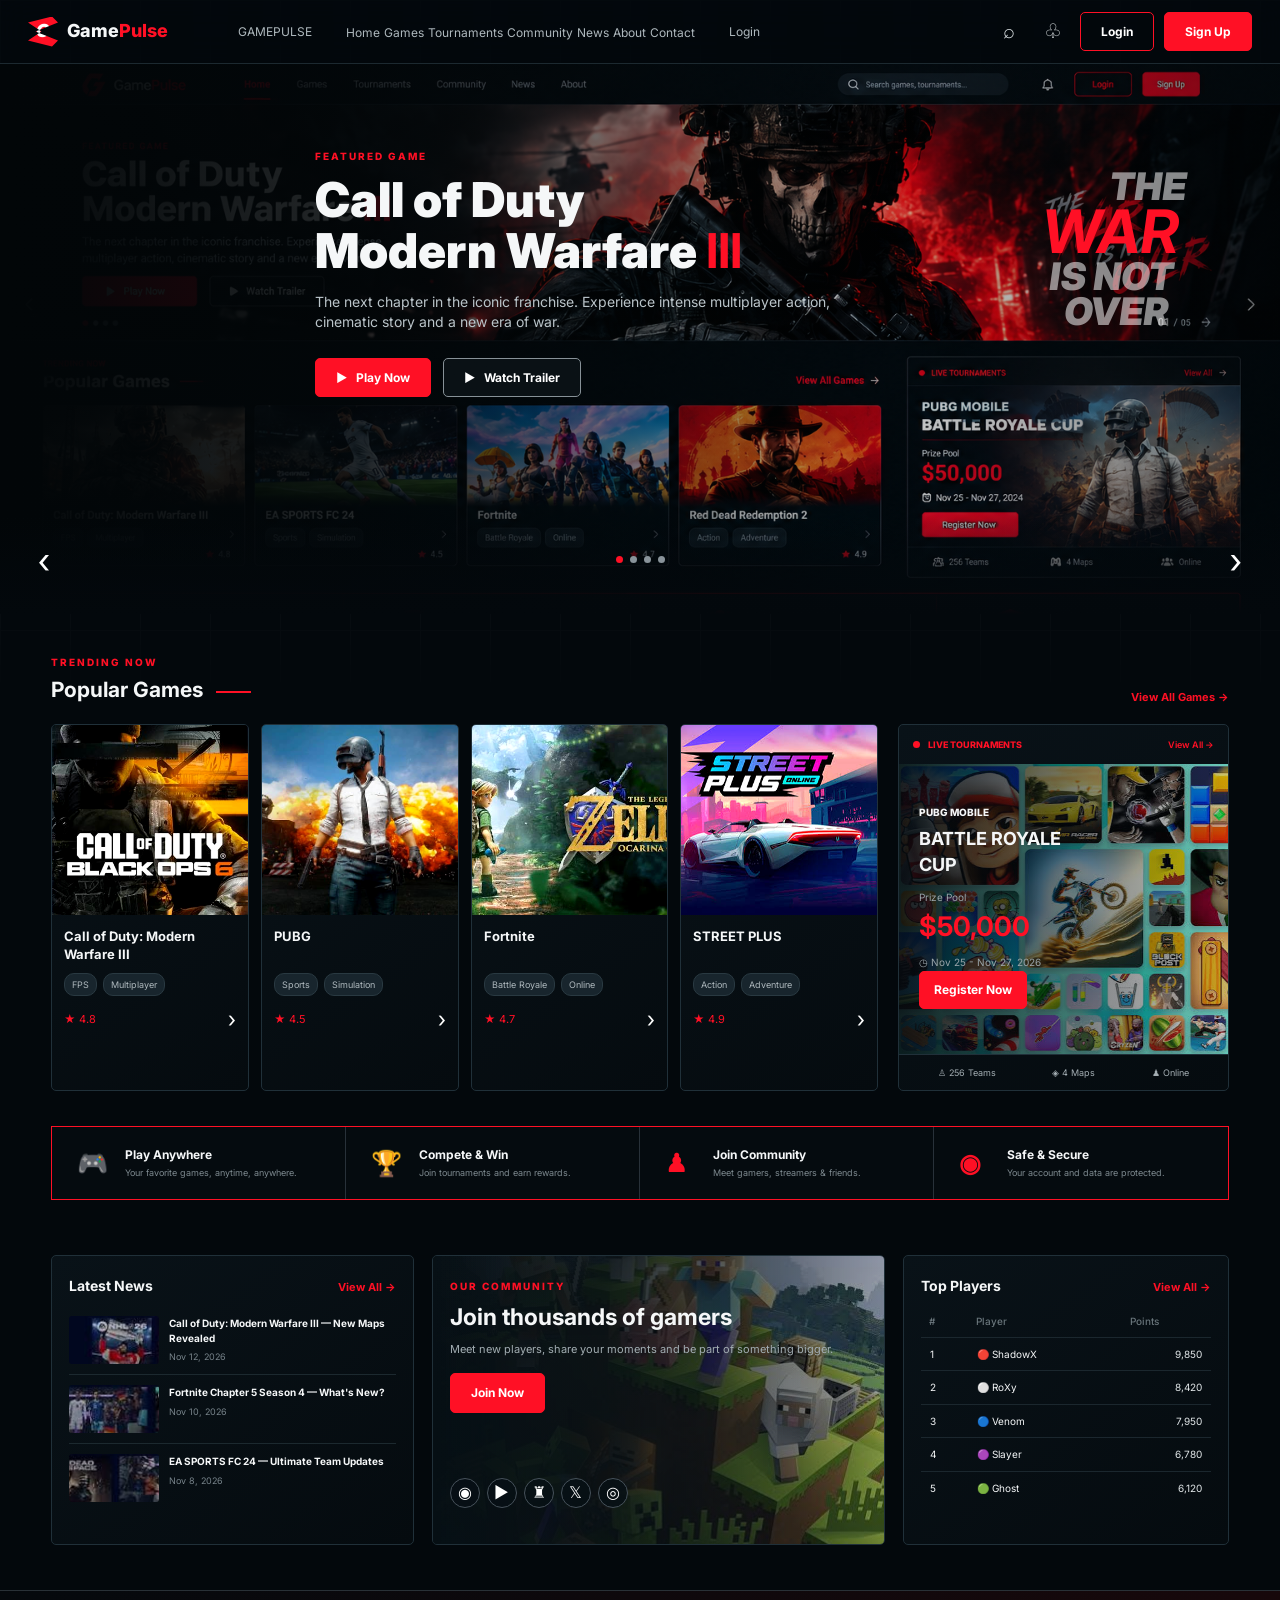
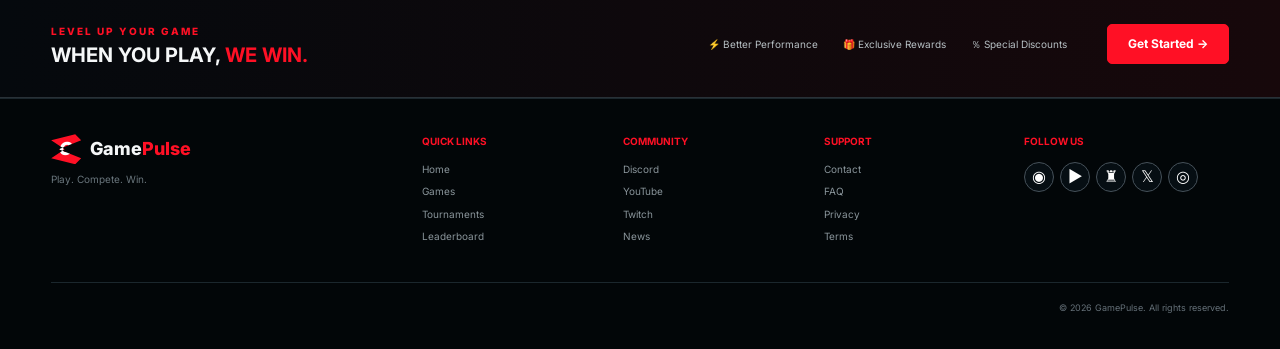
<file: index.html>
<!DOCTYPE html>
<html lang="en">
<head>
  <meta charset="UTF-8">
  <meta name="viewport" content="width=device-width, initial-scale=1.0">
  <meta name="description" content="GamePulse — gaming, esports, tournaments and community.">
  <title>GamePulse | Gaming & Esports</title>
  <link rel="preconnect" href="https://fonts.googleapis.com">
  <link rel="preconnect" href="https://fonts.gstatic.com" crossorigin>
  <link href="https://fonts.googleapis.com/css2?family=Inter:wght@400;500;600;700;800;900&display=swap" rel="stylesheet">
  <link rel="stylesheet" href="style1.css">
</head>
<body>

<header class="topbar">
  <a class="brand" href="#home"><span class="brand-mark">G</span><span>Game<span>Pulse</span></span></a>
  <button class="hamburger" id="menuToggle" aria-label="Open menu">☰</button>
 <nav class="navbar">
    <a href="index.html" class="logo">GAME<span>PULSE</span></a>

    <div class="nav-links">
        <a href="index.html">Home</a>
        <a href="games.html">Games</a>
        <a href="tournaments.html">Tournaments</a>
        <a href="community.html">Community</a>
        <a href="news.html">News</a>
        <a href="about.html">About</a>
        <a href="contact.html">Contact</a>
    </div>

    <a href="login.html" class="login-btn">Login</a>
</nav>
  <div class="top-actions">
    <button class="icon-btn" id="searchOpen" aria-label="Search">⌕</button>
    <button class="icon-btn" aria-label="Notifications">♧</button>
    <button class="outline-btn" id="loginOpen">Login</button>
    <button class="red-btn" id="signupOpen">Sign Up</button>
  </div>
</header>

<main>
<section class="hero" id="home">
  <div class="hero-content">
    <div class="eyebrow">FEATURED GAME</div>
    <h1>Call of Duty<br>Modern Warfare <b>III</b></h1>
    <p>The next chapter in the iconic franchise. Experience intense multiplayer action, cinematic story and a new era of war.</p>
    <div class="hero-actions">
      <button class="red-btn" data-toast="Launching featured game...">▶ &nbsp; Play Now</button>
      <button class="glass-btn" data-toast="Trailer player opened">▶ &nbsp; Watch Trailer</button>
    </div>
  </div>
  <div class="hero-nav">
    <button>‹</button><div class="dots"><i class="active"></i><i></i><i></i><i></i></div><button>›</button>
  </div>
  <div class="hero-copy">THE<br><b>WAR</b><br>IS NOT<br>OVER</div>
</section>

<section class="games-area section" id="games">
  <div class="section-top">
    <div><span class="red-label">TRENDING NOW</span><h2>Popular Games <em></em></h2></div>
    <a href="#games" class="view-link">View All Games →</a>
  </div>
  <div class="game-layout">
    <div class="game-grid">
      <article class="game-card">
        <div class="game-img crop-one"><img src="images0.jpg" alt="Call of Duty artwork"></div>
        <div class="game-body"><h3>Call of Duty: Modern Warfare III</h3><div class="tags"><span>FPS</span><span>Multiplayer</span></div><div class="rating">★ 4.8 <button data-toast="Opening Call of Duty">›</button></div></div>
      </article>
      <article class="game-card">
        <div class="game-img crop-two"><img src="images2.jpg" alt="Football gaming artwork"></div>
        <div class="game-body"><h3>PUBG</h3><div class="tags"><span>Sports</span><span>Simulation</span></div><div class="rating">★ 4.5 <button data-toast="Opening EA SPORTS FC 24">›</button></div></div>
      </article>
      <article class="game-card">
        <div class="game-img crop-three"><img src="images1.jpg" alt="Fortnite style gaming artwork"></div>
        <div class="game-body"><h3>Fortnite</h3><div class="tags"><span>Battle Royale</span><span>Online</span></div><div class="rating">★ 4.7 <button data-toast="Opening Fortnite">›</button></div></div>
      </article>
      <article class="game-card">
        <div class="game-img crop-four"><img src="images3.jpg" alt="Western adventure gaming artwork"></div>
        <div class="game-body"><h3>STREET PLUS</h3><div class="tags"><span>Action</span><span>Adventure</span></div><div class="rating">★ 4.9 <button data-toast="Opening Red Dead Redemption 2">›</button></div></div>
      </article>
    </div>

    <aside class="tournament-side" id="tournaments">
      <div class="live"><span></span> LIVE TOURNAMENTS <a href="#tournaments">View All →</a></div>
      <div class="tournament-art">
        <div class="t-copy">
          <small>PUBG MOBILE</small>
          <h3>BATTLE ROYALE CUP</h3>
          <p>Prize Pool</p><strong>$50,000</strong>
          <p>◷ Nov 25 - Nov 27, 2026</p>
          <button class="red-btn" data-toast="Registration opened">Register Now</button>
        </div>
      </div>
      <div class="tour-meta"><span>♙ 256 Teams</span><span>◈ 4 Maps</span><span>♟ Online</span></div>
    </aside>
  </div>
</section>

<section class="benefits">
  <div><b>🎮</b><h3>Play Anywhere</h3><p>Your favorite games, anytime, anywhere.</p></div>
  <div><b>🏆</b><h3>Compete & Win</h3><p>Join tournaments and earn rewards.</p></div>
  <div><b>♟</b><h3>Join Community</h3><p>Meet gamers, streamers & friends.</p></div>
  <div><b>◉</b><h3>Safe & Secure</h3><p>Your account and data are protected.</p></div>
</section>

<section class="lower section" id="news">
  <div class="news panel">
    <div class="section-top compact"><h2>Latest News</h2><a class="view-link" href="#news">View All →</a></div>
    <article><div class="mini-img crop-one"></div><div><b>Call of Duty: Modern Warfare III — New Maps Revealed</b><small>Nov 12, 2026</small></div></article>
    <article><div class="mini-img crop-three"></div><div><b>Fortnite Chapter 5 Season 4 — What's New?</b><small>Nov 10, 2026</small></div></article>
    <article><div class="mini-img crop-two"></div><div><b>EA SPORTS FC 24 — Ultimate Team Updates</b><small>Nov 8, 2026</small></div></article>
  </div>

  <div class="community panel" id="community">
    <span class="red-label">OUR COMMUNITY</span>
    <h2>Join thousands of gamers</h2>
    <p>Meet new players, share your moments and be part of something bigger.</p>
    <button class="red-btn" data-toast="Welcome to the community">Join Now</button>
    <div class="community-art"></div>
    <div class="socials"><button>◉</button><button>▶</button><button>♜</button><button>𝕏</button><button>◎</button></div>
  </div>

  <div class="players panel">
    <div class="section-top compact"><h2>Top Players</h2><a class="view-link" href="#players">View All →</a></div>
    <table>
      <thead><tr><th>#</th><th>Player</th><th>Points</th></tr></thead>
      <tbody>
        <tr><td>1</td><td>🔴 ShadowX</td><td>9,850</td></tr>
        <tr><td>2</td><td>⚪ RoXy</td><td>8,420</td></tr>
        <tr><td>3</td><td>🔵 Venom</td><td>7,950</td></tr>
        <tr><td>4</td><td>🟣 Slayer</td><td>6,780</td></tr>
        <tr><td>5</td><td>🟢 Ghost</td><td>6,120</td></tr>
      </tbody>
    </table>
  </div>
</section>

<section class="about-strip" id="about">
  <div><span class="red-label">LEVEL UP YOUR GAME</span><h2>WHEN YOU PLAY, <b>WE WIN.</b></h2></div>
  <div class="about-items"><span>⚡ Better Performance</span><span>🎁 Exclusive Rewards</span><span>％ Special Discounts</span></div>
  <button class="red-btn" id="getStarted" data-toast="GamePulse account setup started">Get Started →</button>
</section>
</main>

<footer>
  <div class="footer-brand"><a class="brand" href="#home"><span class="brand-mark">G</span><span>Game<span>Pulse</span></span></a><p>Play. Compete. Win.</p></div>
  <div><h4>Quick Links</h4><a href="#home">Home</a><a href="#games">Games</a><a href="#tournaments">Tournaments</a><a href="#news">Leaderboard</a></div>
  <div><h4>Community</h4><a href="#community">Discord</a><a href="#community">YouTube</a><a href="#community">Twitch</a><a href="#news">News</a></div>
  <div><h4>Support</h4><a href="#about">Contact</a><a href="#about">FAQ</a><a href="#about">Privacy</a><a href="#about">Terms</a></div>
  <div><h4>Follow Us</h4><div class="footer-socials"><button>◉</button><button>▶</button><button>♜</button><button>𝕏</button><button>◎</button></div></div>
  <div class="copyright">© 2026 GamePulse. All rights reserved.</div>
</footer>

<div class="modal" id="authModal">
  <div class="modal-box">
    <button class="modal-close" id="modalClose">×</button>
    <div class="brand big"><span class="brand-mark">G</span><span>Game<span>Pulse</span></span></div>
    <h2 id="modalTitle">Welcome Back</h2>
    <p>Enter your details to continue.</p>
    <form id="authForm">
      <input type="email" placeholder="Email address" required>
      <input type="password" placeholder="Password" minlength="6" required>
      <button class="red-btn" type="submit">Continue</button>
    </form>
    <small id="authMessage"></small>
  </div>
</div>

<div class="search-modal" id="searchModal">
  <button class="modal-close" id="searchClose">×</button>
  <div class="search-inner"><span>SEARCH GAMEPULSE</span><input id="searchInput" type="search" placeholder="Search games, tournaments, news..."><p id="searchResult"></p></div>
</div>

<div class="toast" id="toast"></div>
<script src="script1.js"></script>
</body>
</html>
</file>
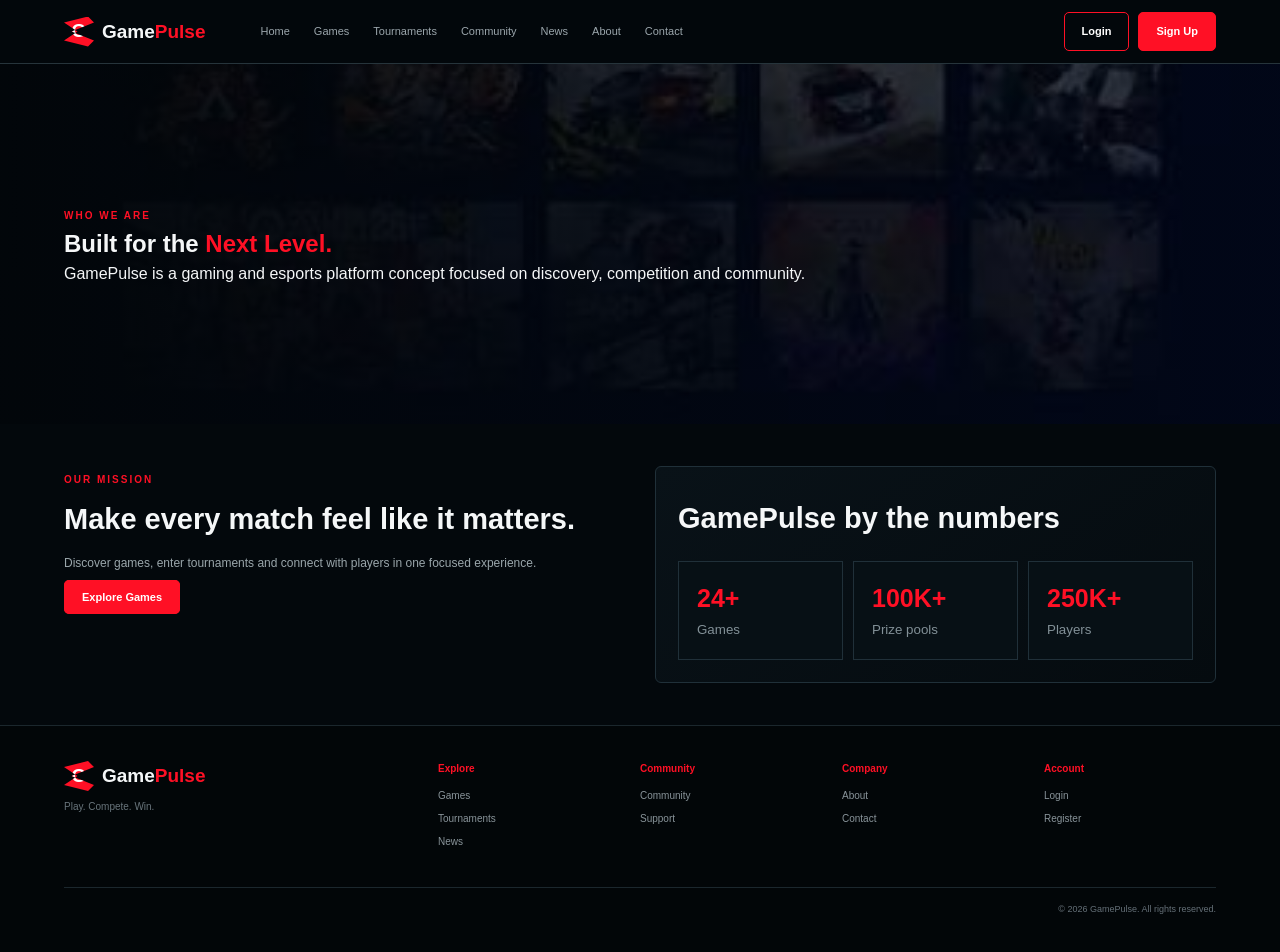
<file: about.html>
<!doctype html>
<html lang="en">

<head>
    <meta charset="UTF-8">
    <meta name="viewport" content="width=device-width,initial-scale=1">
    <title>About | GamePulse</title>
    <link rel="stylesheet" href="style.css">
</head>

<body>
    <header class="topbar"><a class="brand" href="index.html"><span
                class="mark">G</span>Game<span>Pulse</span></a><button class="hamb" id="menu">☰</button>
        <nav id="nav"><a href="index.html">Home</a><a href="games.html">Games</a><a
                href="tournaments.html">Tournaments</a><a href="community.html">Community</a><a
                href="news.html">News</a><a href="about.html">About</a><a href="contact.html">Contact</a></nav>
        <div class="actions"><a class="outline" href="login.html">Login</a><a class="btn" href="login.html">Sign Up</a>
        </div>
    </header>
    <section class="heroin">
        <div class="inner"><span class="eyebrow">WHO WE ARE</span>
            <h1>Built for the <span class="red">Next Level.</span></h1>
            <p>GamePulse is a gaming and esports platform concept focused on discovery, competition and community.</p>
        </div>
    </section>
    <section class="container">
        <div class="about">
            <div><span class="eyebrow">OUR MISSION</span>
                <h2>Make every match feel like it matters.</h2>
                <p>Discover games, enter tournaments and connect with players in one focused experience.</p><a
                    class="btn" href="games.html">Explore Games</a>
            </div>
            <div class="panel">
                <h2>GamePulse by the numbers</h2>
                <div class="stats">
                    <div class="stat"><b>24+</b><small>Games</small></div>
                    <div class="stat"><b>100K+</b><small>Prize pools</small></div>
                    <div class="stat"><b>250K+</b><small>Players</small></div>
                </div>
            </div>
        </div>
    </section>
    <footer>
        <div><a class="brand" href="index.html"><span class="mark">G</span>Game<span>Pulse</span></a>
            <p style="color:#69757c;font-size:10px;margin-top:8px">Play. Compete. Win.</p>
        </div>
        <div>
            <h4>Explore</h4><a href="games.html">Games</a><a href="tournaments.html">Tournaments</a><a
                href="news.html">News</a>
        </div>
        <div>
            <h4>Community</h4><a href="community.html">Community</a><a href="contact.html">Support</a>
        </div>
        <div>
            <h4>Company</h4><a href="about.html">About</a><a href="contact.html">Contact</a>
        </div>
        <div>
            <h4>Account</h4><a href="login.html">Login</a><a href="login.html">Register</a>
        </div>
        <div class="copy">© 2026 GamePulse. All rights reserved.</div>
    </footer>
    <script src="script.js"></script>
</body>

</html>
</file>
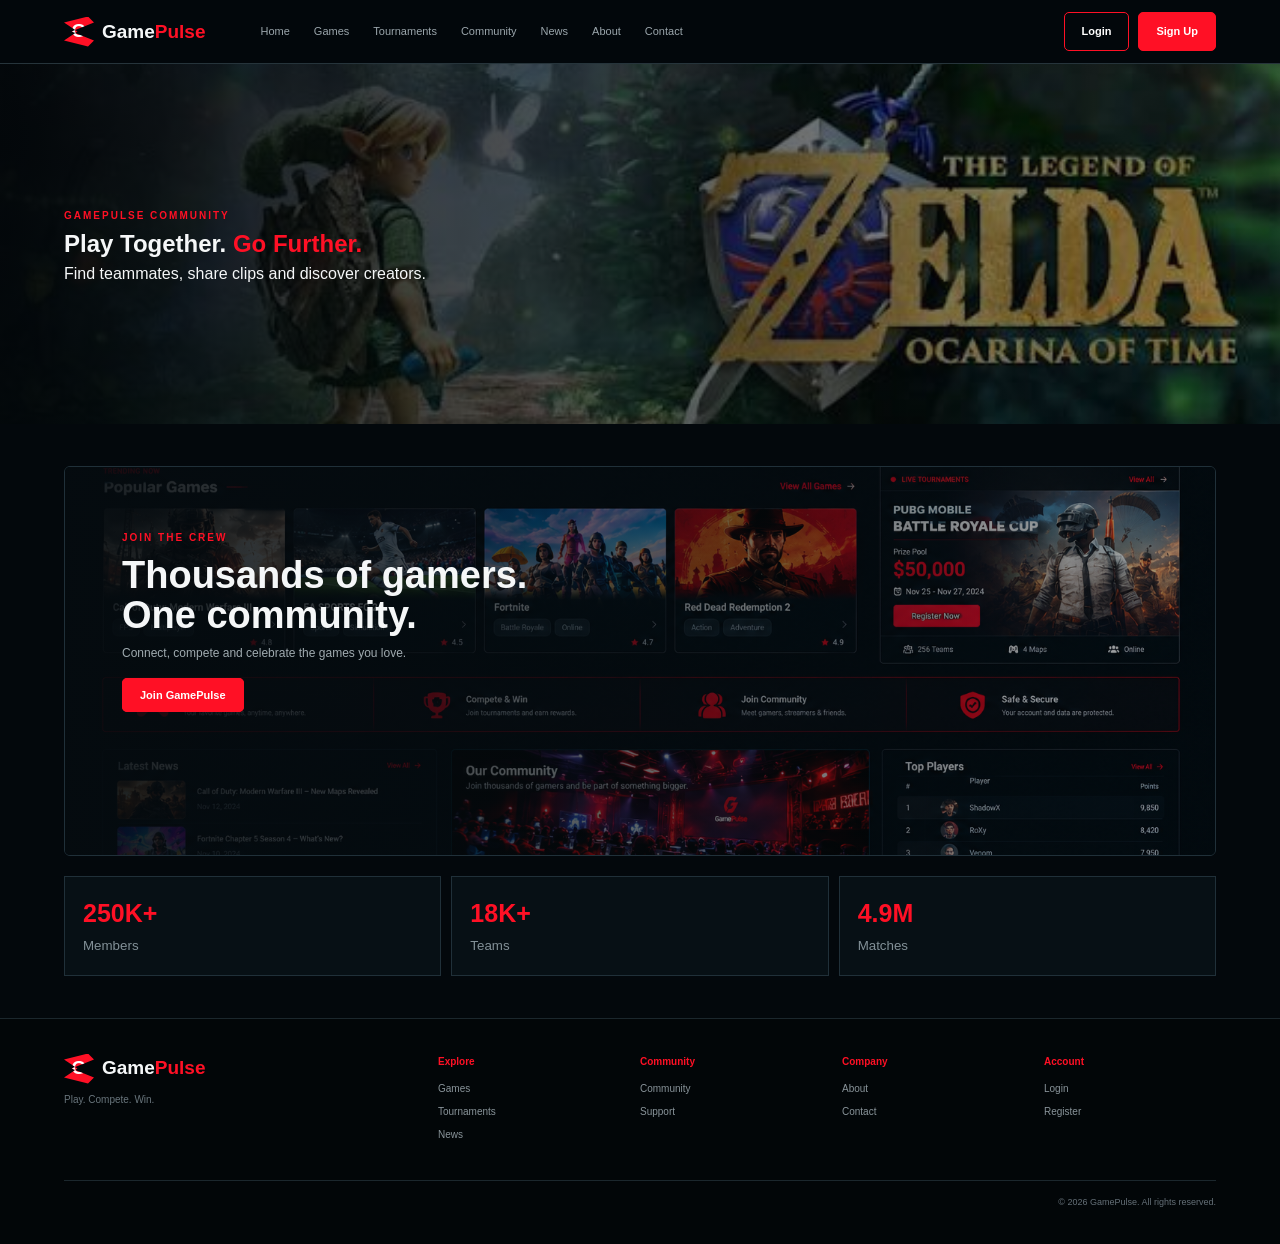
<file: community.html>
<!doctype html>
<html lang="en">

<head>
    <meta charset="UTF-8">
    <meta name="viewport" content="width=device-width,initial-scale=1">
    <title>Community | GamePulse</title>
    <link rel="stylesheet" href="style.css">
</head>

<body>
    <header class="topbar"><a class="brand" href="index.html"><span
                class="mark">G</span>Game<span>Pulse</span></a><button class="hamb" id="menu">☰</button>
        <nav id="nav"><a href="index.html">Home</a><a href="games.html">Games</a><a
                href="tournaments.html">Tournaments</a><a href="community.html">Community</a><a
                href="news.html">News</a><a href="about.html">About</a><a href="contact.html">Contact</a></nav>
        <div class="actions"><a class="outline" href="login.html">Login</a><a class="btn" href="login.html">Sign Up</a>
        </div>
    </header>
    <section class="zero">
        <div class="inner"><span class="eyebrow">GAMEPULSE COMMUNITY</span>
            <h1>Play Together. <span class="red">Go Further.</span></h1>
            <p>Find teammates, share clips and discover creators.</p>
        </div>
    </section>
    <section class="container">
        <div class="panel community">
            <div class="communitytext"><span class="eyebrow">JOIN THE CREW</span>
                <h2>Thousands of gamers. One community.</h2>
                <p>Connect, compete and celebrate the games you love.</p><a class="btn" href="login.html">Join
                    GamePulse</a>
            </div>
        </div>
        <div class="stats">
            <div class="stat"><b>250K+</b><small>Members</small></div>
            <div class="stat"><b>18K+</b><small>Teams</small></div>
            <div class="stat"><b>4.9M</b><small>Matches</small></div>
        </div>
    </section>
    <footer>
        <div><a class="brand" href="index.html"><span class="mark">G</span>Game<span>Pulse</span></a>
            <p style="color:#69757c;font-size:10px;margin-top:8px">Play. Compete. Win.</p>
        </div>
        <div>
            <h4>Explore</h4><a href="games.html">Games</a><a href="tournaments.html">Tournaments</a><a
                href="news.html">News</a>
        </div>
        <div>
            <h4>Community</h4><a href="community.html">Community</a><a href="contact.html">Support</a>
        </div>
        <div>
            <h4>Company</h4><a href="about.html">About</a><a href="contact.html">Contact</a>
        </div>
        <div>
            <h4>Account</h4><a href="login.html">Login</a><a href="login.html">Register</a>
        </div>
        <div class="copy">© 2026 GamePulse. All rights reserved.</div>
    </footer>
    <script src="script.js"></script>
</body>

</html>
</file>
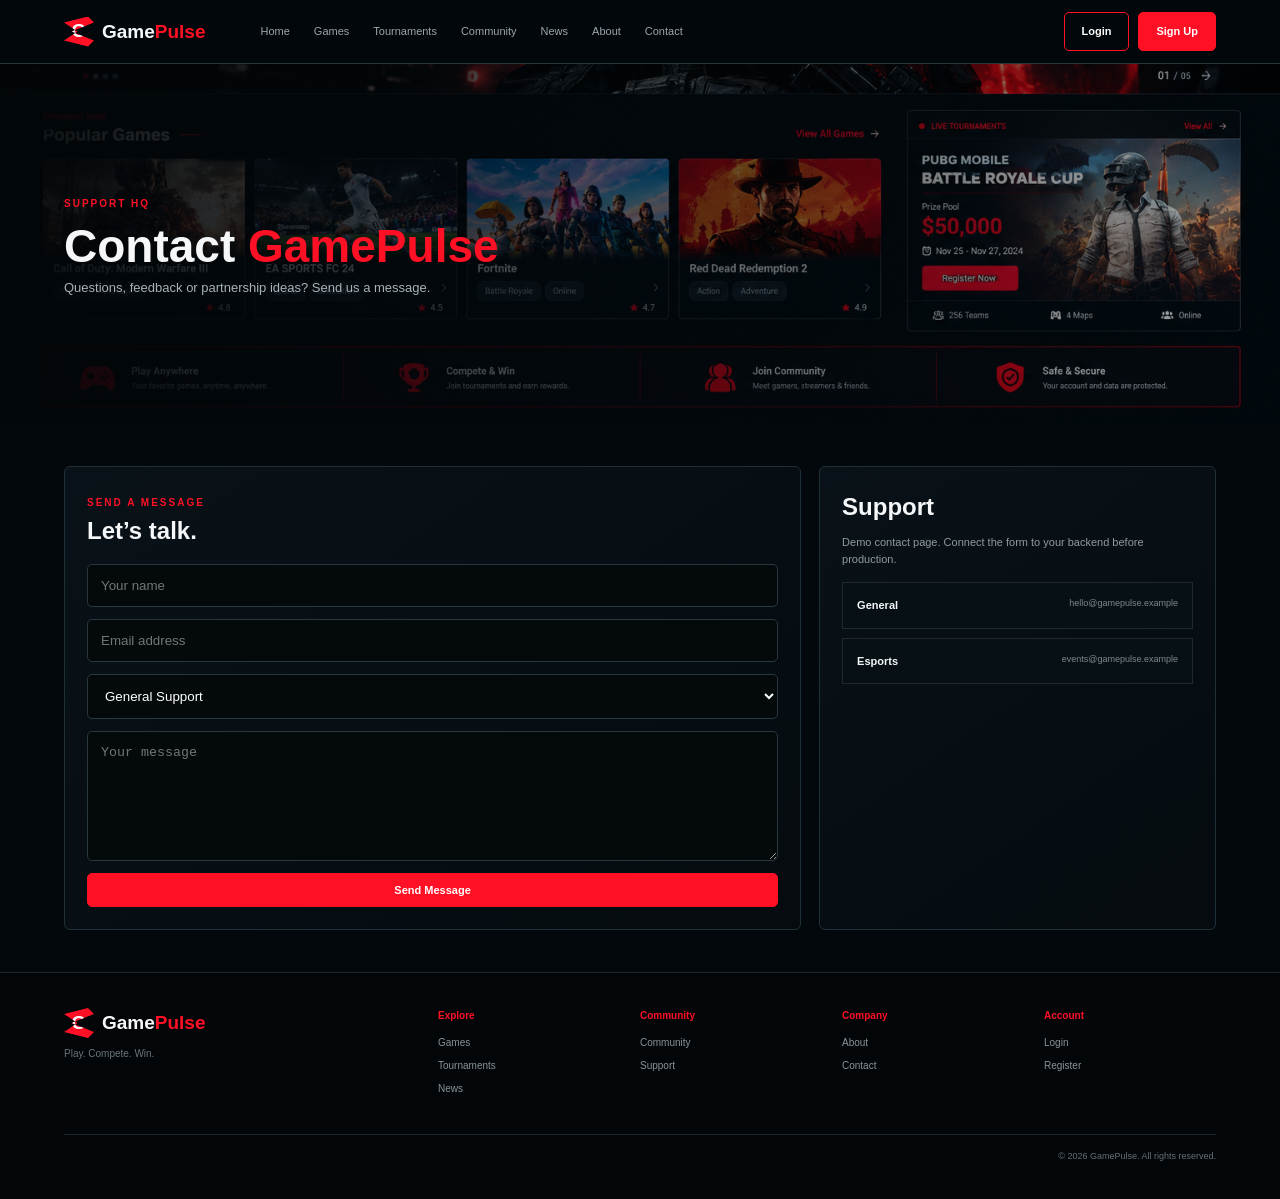
<file: contact.html>
<!doctype html><html lang="en"><head><meta charset="UTF-8"><meta name="viewport" content="width=device-width,initial-scale=1"><title>Contact | GamePulse</title><link rel="stylesheet" href="style.css"></head><body><header class="topbar"><a class="brand" href="index.html"><span class="mark">G</span>Game<span>Pulse</span></a><button class="hamb" id="menu">☰</button><nav id="nav"><a href="index.html">Home</a><a href="games.html">Games</a><a href="tournaments.html">Tournaments</a><a href="community.html">Community</a><a href="news.html">News</a><a href="about.html">About</a><a href="contact.html">Contact</a></nav><div class="actions"><a class="outline" href="login.html">Login</a><a class="btn" href="login.html">Sign Up</a></div></header><section class="hero"><div class="inner"><span class="eyebrow">SUPPORT HQ</span><h1>Contact <span class="red">GamePulse</span></h1><p>Questions, feedback or partnership ideas? Send us a message.</p></div></section><section class="container"><div class="two"><div class="panel"><span class="eyebrow">SEND A MESSAGE</span><h2>Let’s talk.</h2><form class="form" id="contactForm"><input required placeholder="Your name"><input type="email" required placeholder="Email address"><select><option>General Support</option><option>Tournament</option><option>Partnership</option></select><textarea required placeholder="Your message"></textarea><button class="btn">Send Message</button></form><p id="msg" class="red"></p></div><div class="panel"><h2>Support</h2><p class="muted">Demo contact page. Connect the form to your backend before production.</p><div class="list"><div class="item"><strong>General</strong><small>hello@gamepulse.example</small></div><div class="item"><strong>Esports</strong><small>events@gamepulse.example</small></div></div></div></div></section><footer><div><a class="brand" href="index.html"><span class="mark">G</span>Game<span>Pulse</span></a><p style="color:#69757c;font-size:10px;margin-top:8px">Play. Compete. Win.</p></div><div><h4>Explore</h4><a href="games.html">Games</a><a href="tournaments.html">Tournaments</a><a href="news.html">News</a></div><div><h4>Community</h4><a href="community.html">Community</a><a href="contact.html">Support</a></div><div><h4>Company</h4><a href="about.html">About</a><a href="contact.html">Contact</a></div><div><h4>Account</h4><a href="login.html">Login</a><a href="login.html">Register</a></div><div class="copy">© 2026 GamePulse. All rights reserved.</div></footer><script src="script.js"></script></body></html>
</file>
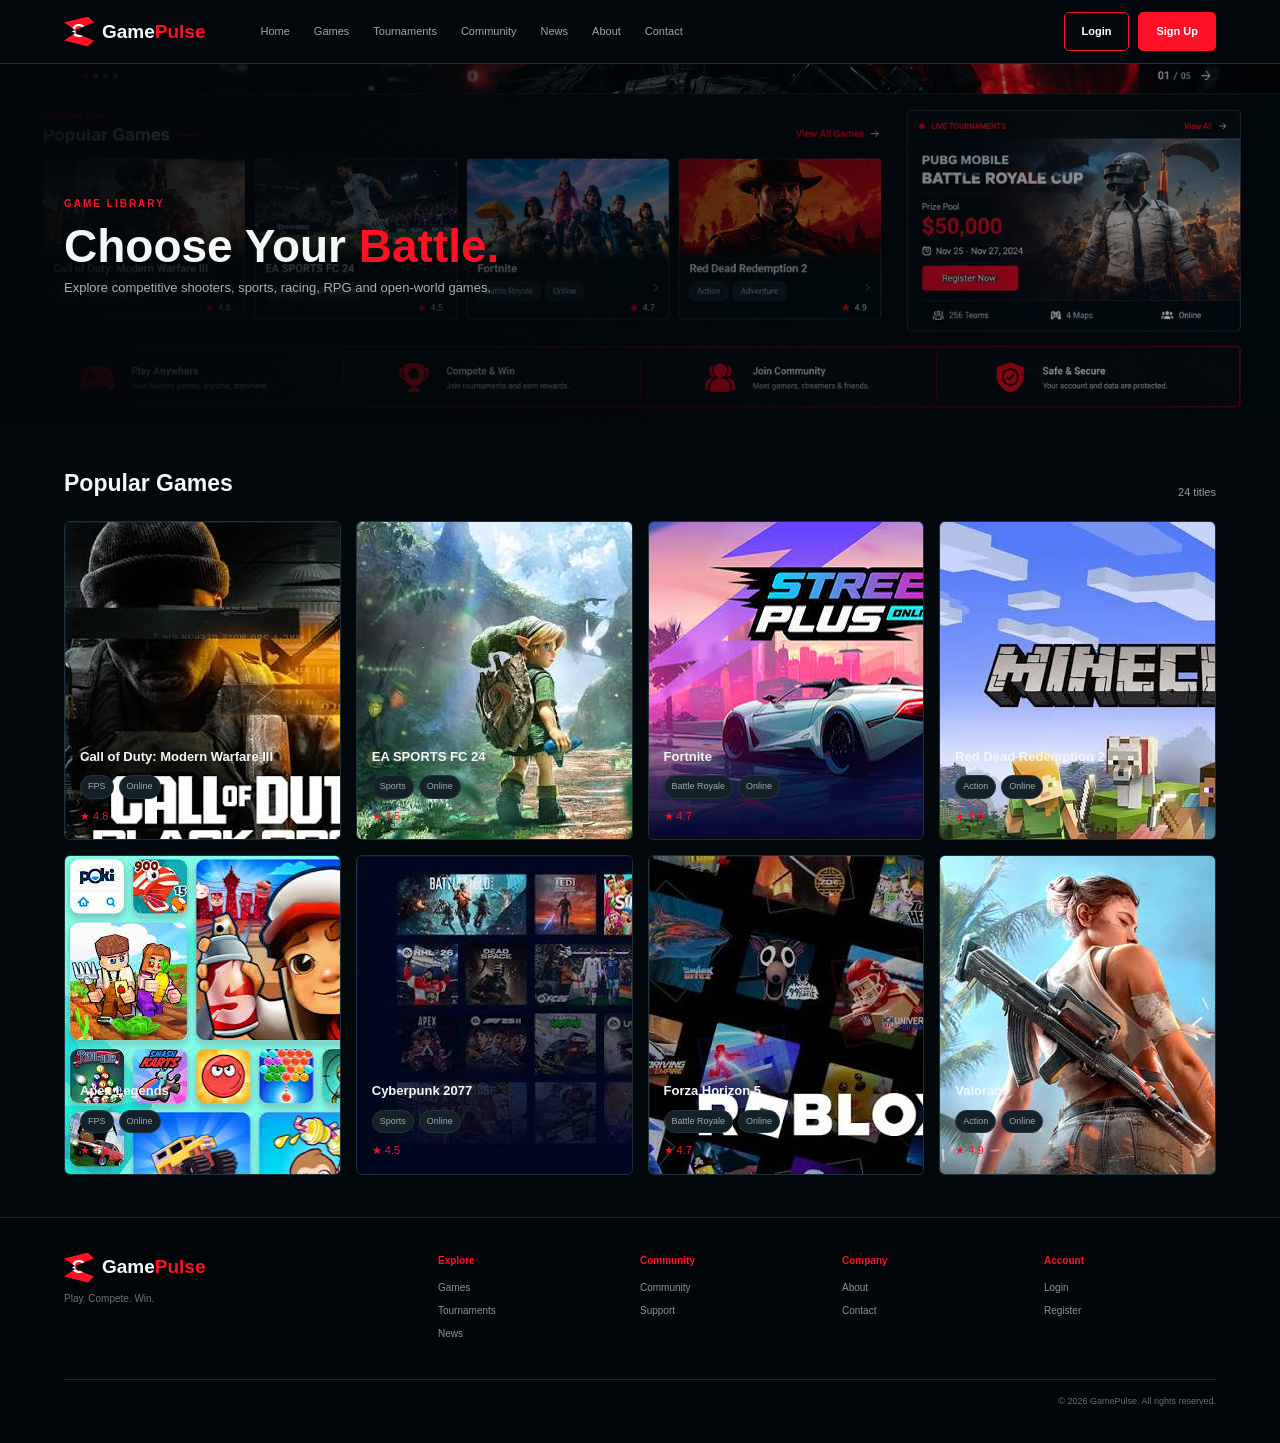
<file: games.html>
<!doctype html>
<html lang="en">

<head>
    <meta charset="UTF-8">
    <meta name="viewport" content="width=device-width,initial-scale=1">
    <title>Games | GamePulse</title>
    <link rel="stylesheet" href="style.css">
</head>

<body>
    <header class="topbar"><a class="brand" href="index.html"><span
                class="mark">G</span>Game<span>Pulse</span></a><button class="hamb" id="menu">☰</button>
        <nav id="nav"><a href="index.html">Home</a><a href="games.html">Games</a><a
                href="tournaments.html">Tournaments</a><a href="community.html">Community</a><a
                href="news.html">News</a><a href="about.html">About</a><a href="contact.html">Contact</a></nav>
        <div class="actions"><a class="outline" href="login.html">Login</a><a class="btn" href="login.html">Sign Up</a>
        </div>
    </header>
    <section class="hero">
        <div class="inner"><span class="eyebrow">GAME LIBRARY</span>
            <h1>Choose Your <span class="red">Battle.</span></h1>
            <p>Explore competitive shooters, sports, racing, RPG and open-world games.</p>
        </div>
    </section>
    <section class="container">
        <div class="head">
            <h2>Popular Games</h2><span class="muted">24 titles</span>
        </div>
        <div class="grid">
            <article class="card">
                <div class="pic p1"><img src="images0.jpg" alt=""></div>
                <div class="body">
                    <h3>Call of Duty: Modern Warfare III</h3>
                    <div class="tags"><span>FPS</span><span>Online</span></div>
                    <div class="rating">★ 4.8</div>
                </div>
            </article>
            <article class="card">
                <div class="pic p2"><img src="images1.jpg" alt=""></div>
                <div class="body">
                    <h3>EA SPORTS FC 24</h3>
                    <div class="tags"><span>Sports</span><span>Online</span></div>
                    <div class="rating">★ 4.5</div>
                </div>
            </article>
            <article class="card">
                <div class="pic p3"><img src="images3.jpg" alt=""></div>
                <div class="body">
                    <h3>Fortnite</h3>
                    <div class="tags"><span>Battle Royale</span><span>Online</span></div>
                    <div class="rating">★ 4.7</div>
                </div>
            </article>
            <article class="card">
                <div class="pic p4"><img src="images4.jpg" alt=""></div>
                <div class="body">
                    <h3>Red Dead Redemption 2</h3>
                    <div class="tags"><span>Action</span><span>Online</span></div>
                    <div class="rating">★ 4.9</div>
                </div>
            </article>
            <article class="card">
                <div class="pic p1"><img src="images 5.jpg" alt=""></div>
                <div class="body">
                    <h3>Apex Legends</h3>
                    <div class="tags"><span>FPS</span><span>Online</span></div>
                    <div class="rating">★ 4.8</div>
                </div>
            </article>
            <article class="card">
                <div class="pic p2"><img src="images.jpg" alt=""></div>
                <div class="body">
                    <h3>Cyberpunk 2077</h3>
                    <div class="tags"><span>Sports</span><span>Online</span></div>
                    <div class="rating">★ 4.5</div>
                </div>
            </article>
            <article class="card">
                <div class="pic p3"><img src="images 100.jpg" alt=""></div>
                <div class="body">
                    <h3>Forza Horizon 5</h3>
                    <div class="tags"><span>Battle Royale</span><span>Online</span></div>
                    <div class="rating">★ 4.7</div>
                </div>
            </article>
            <article class="card">
                <div class="pic p4"><img src="free.jpg" alt=""></div>
                <div class="body">
                    <h3>Valorant</h3>
                    <div class="tags"><span>Action</span><span>Online</span></div>
                    <div class="rating">★ 4.9</div>
                </div>
            </article>
        </div>
    </section>
    <footer>
        <div><a class="brand" href="index.html"><span class="mark">G</span>Game<span>Pulse</span></a>
            <p style="color:#69757c;font-size:10px;margin-top:8px">Play. Compete. Win.</p>
        </div>
        <div>
            <h4>Explore</h4><a href="games.html">Games</a><a href="tournaments.html">Tournaments</a><a
                href="news.html">News</a>
        </div>
        <div>
            <h4>Community</h4><a href="community.html">Community</a><a href="contact.html">Support</a>
        </div>
        <div>
            <h4>Company</h4><a href="about.html">About</a><a href="contact.html">Contact</a>
        </div>
        <div>
            <h4>Account</h4><a href="login.html">Login</a><a href="login.html">Register</a>
        </div>
        <div class="copy">© 2026 GamePulse. All rights reserved.</div>
    </footer>
    <script src="script.js"></script>
</body>

</html>
</file>
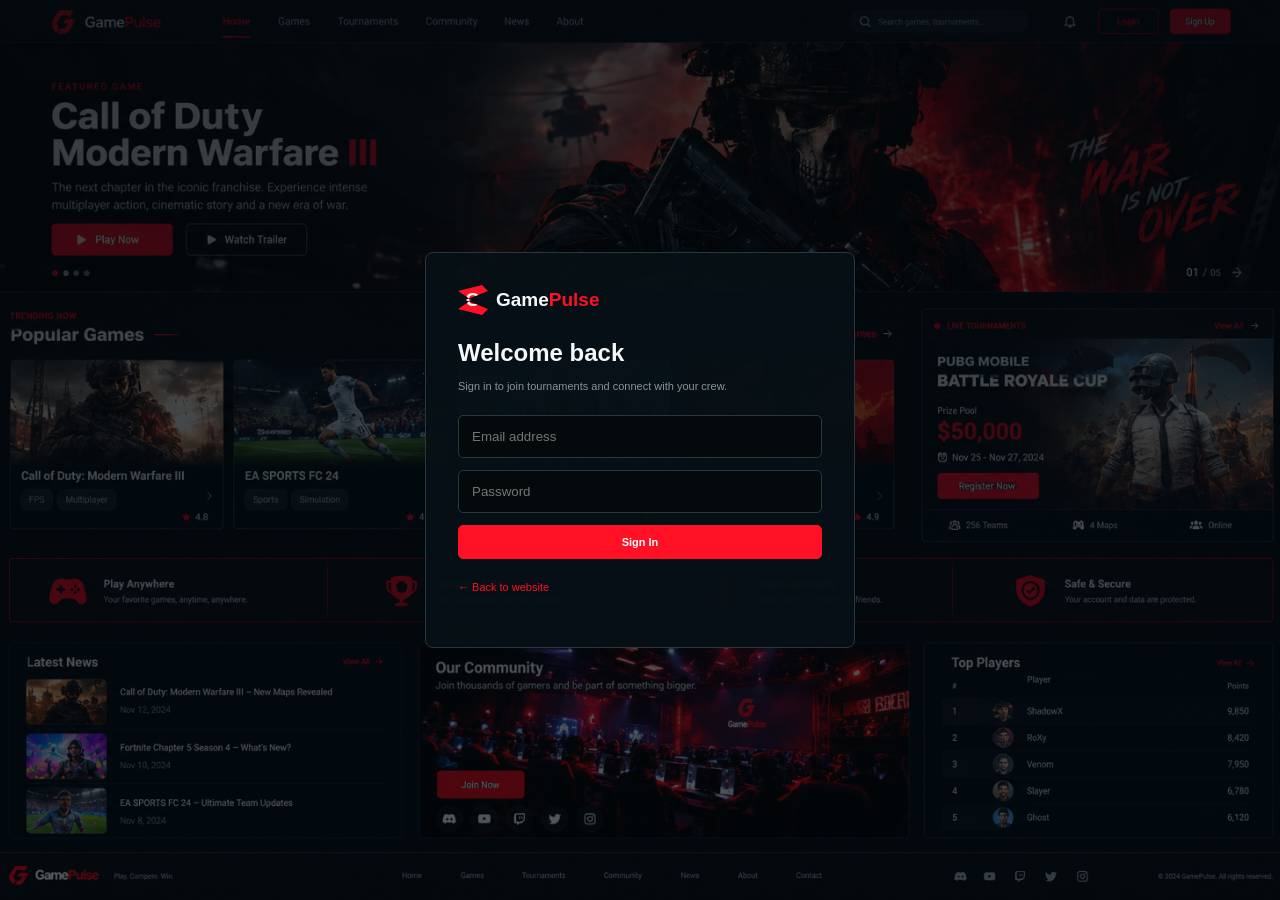
<file: login.html>
<!doctype html><html lang="en"><head><meta charset="UTF-8"><meta name="viewport" content="width=device-width,initial-scale=1"><title>Login | GamePulse</title><link rel="stylesheet" href="style.css"></head><body><section class="auth"><div class="authbox"><a class="brand" href="index.html"><span class="mark">G</span>Game<span>Pulse</span></a><h1>Welcome back</h1><p>Sign in to join tournaments and connect with your crew.</p><form class="form" id="loginForm"><input type="email" required placeholder="Email address"><input type="password" required minlength="6" placeholder="Password"><button class="btn">Sign In</button></form><p id="loginMsg" class="red"></p><p><a class="red" href="index.html">← Back to website</a></p></div></section><script src="script.js"></script></body></html>
</file>
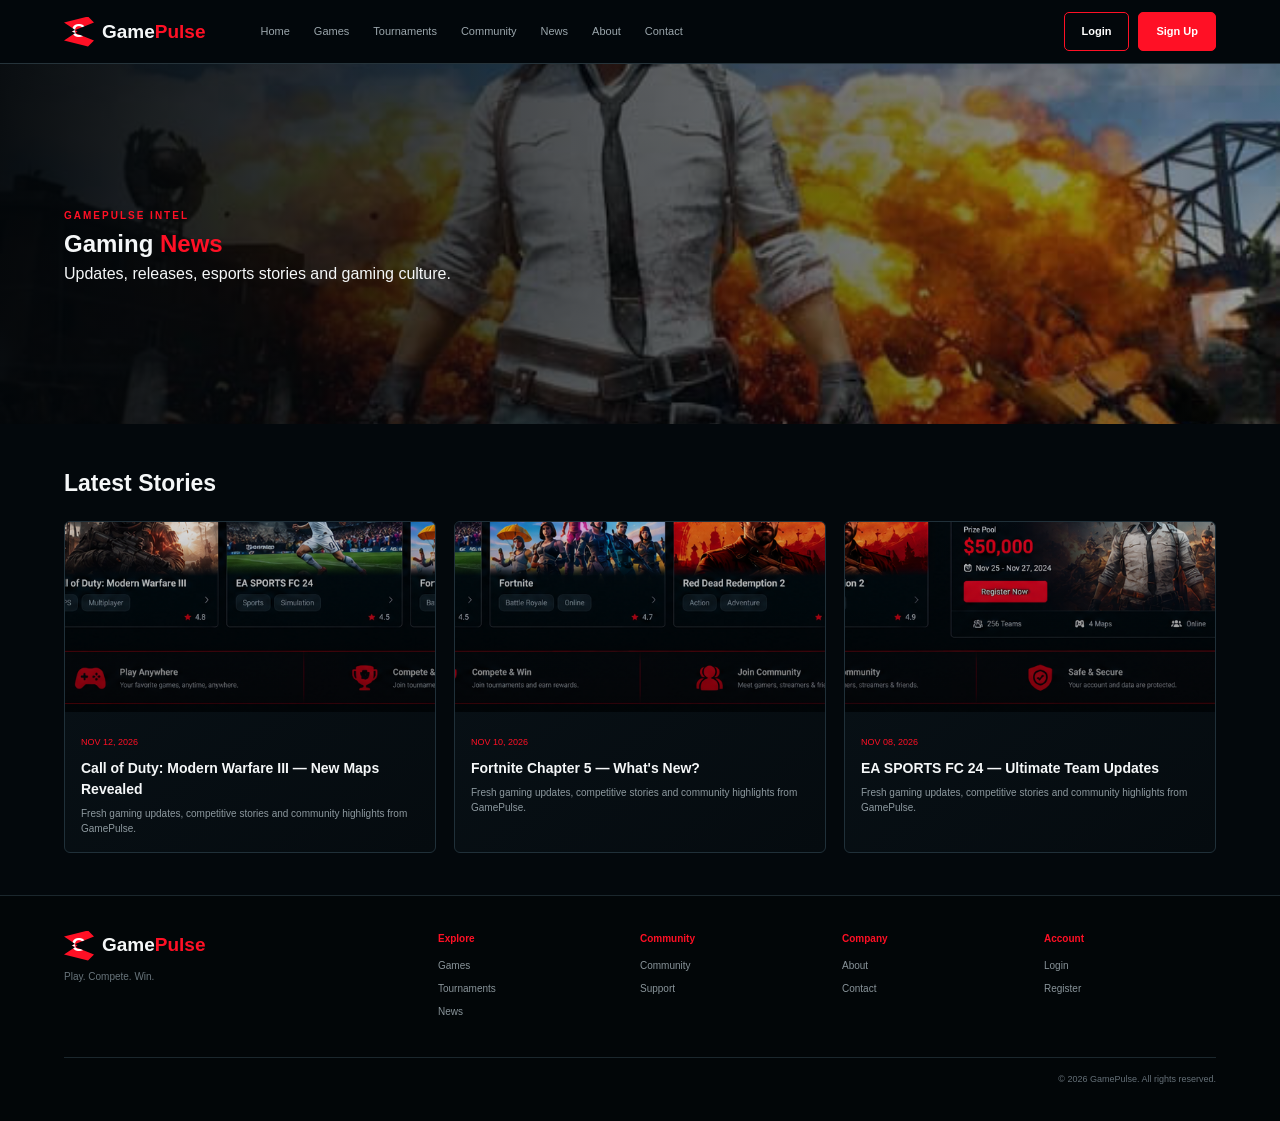
<file: news.html>
<!doctype html>
<html lang="en">

<head>
    <meta charset="UTF-8">
    <meta name="viewport" content="width=device-width,initial-scale=1">
    <title>News | GamePulse</title>
    <link rel="stylesheet" href="style.css">
</head>

<body>
    <header class="topbar"><a class="brand" href="index.html"><span
                class="mark">G</span>Game<span>Pulse</span></a><button class="hamb" id="menu">☰</button>
        <nav id="nav"><a href="index.html">Home</a><a href="games.html">Games</a><a
                href="tournaments.html">Tournaments</a><a href="community.html">Community</a><a
                href="news.html">News</a><a href="about.html">About</a><a href="contact.html">Contact</a></nav>
        <div class="actions"><a class="outline" href="login.html">Login</a><a class="btn" href="login.html">Sign Up</a>
        </div>
    </header>
    <section class="Amiri">
        <div class="inner"><span class="eyebrow">GAMEPULSE INTEL</span>
            <h1>Gaming <span class="red">News</span></h1>
            <p>Updates, releases, esports stories and gaming culture.</p>
        </div>
    </section>
    <section class="container">
        <div class="head">
            <h2>Latest Stories</h2>
        </div>
        <div class="newsgrid">
            <article class="card">
                <div class="newsimg n1"></div>
                <div class="newsbody"><small>NOV 12, 2026</small>
                    <h3>Call of Duty: Modern Warfare III — New Maps Revealed</h3>
                    <p>Fresh gaming updates, competitive stories and community highlights from GamePulse.</p>
                </div>
            </article>
            <article class="card">
                <div class="newsimg n2"></div>
                <div class="newsbody"><small>NOV 10, 2026</small>
                    <h3>Fortnite Chapter 5 — What's New?</h3>
                    <p>Fresh gaming updates, competitive stories and community highlights from GamePulse.</p>
                </div>
            </article>
            <article class="card">
                <div class="newsimg n3"></div>
                <div class="newsbody"><small>NOV 08, 2026</small>
                    <h3>EA SPORTS FC 24 — Ultimate Team Updates</h3>
                    <p>Fresh gaming updates, competitive stories and community highlights from GamePulse.</p>
                </div>
            </article>
        </div>
    </section>
    <footer>
        <div><a class="brand" href="index.html"><span class="mark">G</span>Game<span>Pulse</span></a>
            <p style="color:#69757c;font-size:10px;margin-top:8px">Play. Compete. Win.</p>
        </div>
        <div>
            <h4>Explore</h4><a href="games.html">Games</a><a href="tournaments.html">Tournaments</a><a
                href="news.html">News</a>
        </div>
        <div>
            <h4>Community</h4><a href="community.html">Community</a><a href="contact.html">Support</a>
        </div>
        <div>
            <h4>Company</h4><a href="about.html">About</a><a href="contact.html">Contact</a>
        </div>
        <div>
            <h4>Account</h4><a href="login.html">Login</a><a href="login.html">Register</a>
        </div>
        <div class="copy">© 2026 GamePulse. All rights reserved.</div>
    </footer>
    <script src="script.js"></script>
</body>

</html>
</file>
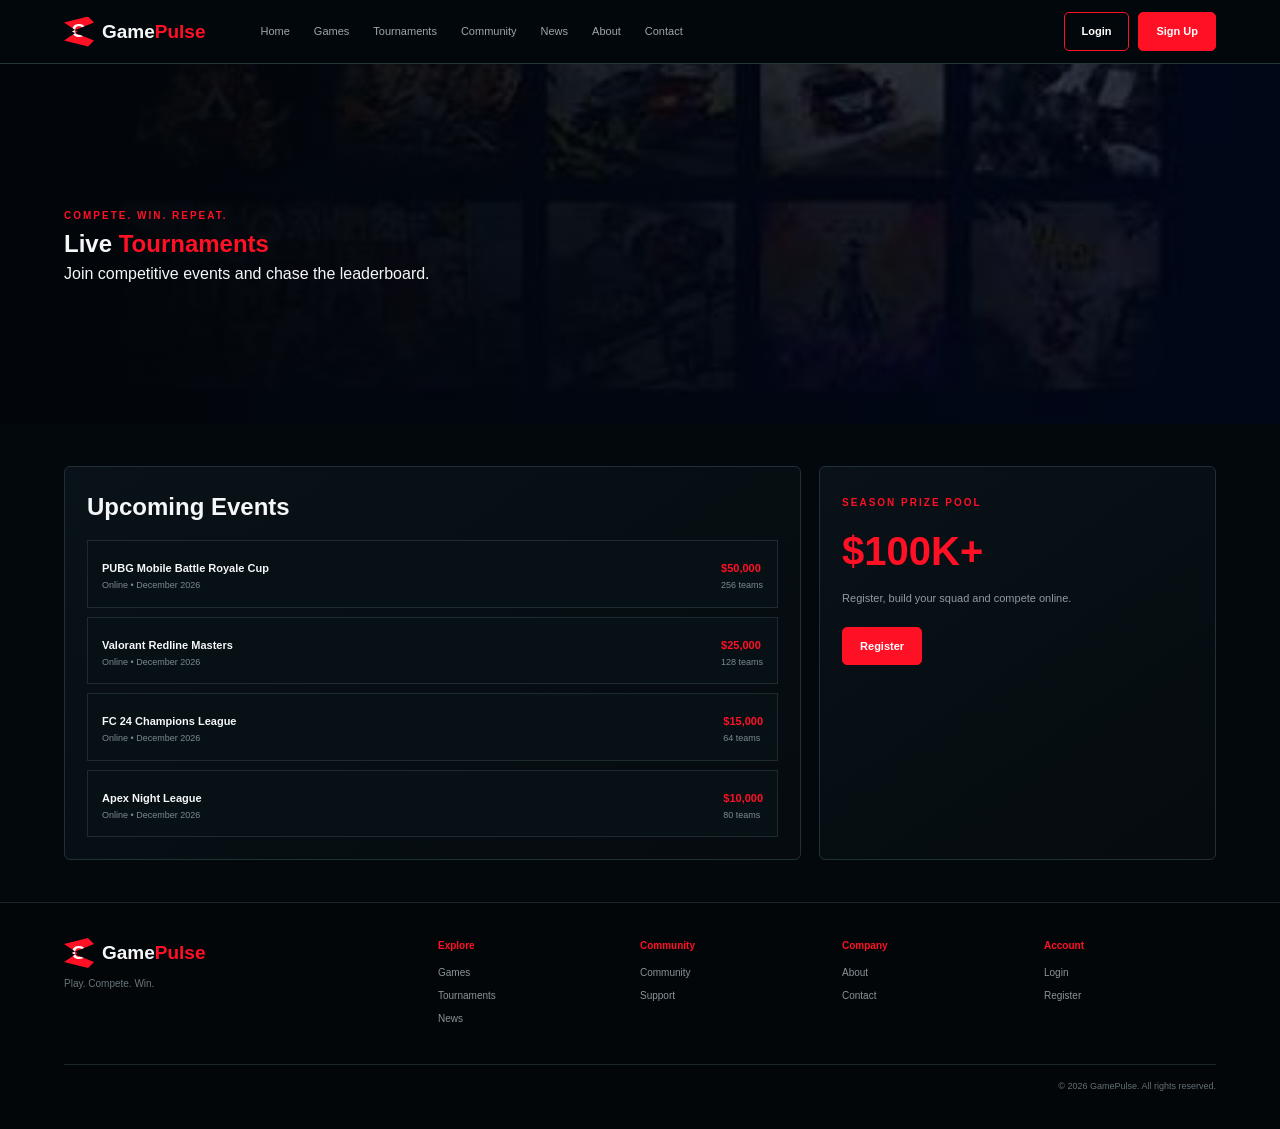
<file: tournaments.html>
<!doctype html>
<html lang="en">

<head>
    <meta charset="UTF-8">
    <meta name="viewport" content="width=device-width,initial-scale=1">
    <title>Tournaments | GamePulse</title>
    <link rel="stylesheet" href="style.css">
</head>

<body>
    <header class="topbar"><a class="brand" href="index.html"><span
                class="mark">G</span>Game<span>Pulse</span></a><button class="hamb" id="menu">☰</button>
        <nav id="nav"><a href="index.html">Home</a><a href="games.html">Games</a><a
                href="tournaments.html">Tournaments</a><a href="community.html">Community</a><a
                href="news.html">News</a><a href="about.html">About</a><a href="contact.html">Contact</a></nav>
        <div class="actions"><a class="outline" href="login.html">Login</a><a class="btn" href="login.html">Sign Up</a>
        </div>
    </header>
    <section class="heroin">
        <div class="inner"><span class="eyebrow">COMPETE. WIN. REPEAT.</span>
            <h1>Live <span class="red">Tournaments</span></h1>
            <p>Join competitive events and chase the leaderboard.</p>
        </div>
    </section>
    <section class="container">
        <div class="two">
            <div class="panel">
                <h2>Upcoming Events</h2>
                <div class="list">
                    <div class="item">
                        <div><strong>PUBG Mobile Battle Royale Cup</strong><small>Online • December 2026</small></div>
                        <div><strong class="red">$50,000</strong><small>256 teams</small></div>
                    </div>
                    <div class="item">
                        <div><strong>Valorant Redline Masters</strong><small>Online • December 2026</small></div>
                        <div><strong class="red">$25,000</strong><small>128 teams</small></div>
                    </div>
                    <div class="item">
                        <div><strong>FC 24 Champions League</strong><small>Online • December 2026</small></div>
                        <div><strong class="red">$15,000</strong><small>64 teams</small></div>
                    </div>
                    <div class="item">
                        <div><strong>Apex Night League</strong><small>Online • December 2026</small></div>
                        <div><strong class="red">$10,000</strong><small>80 teams</small></div>
                    </div>
                </div>
            </div>
            <div class="panel"><span class="eyebrow">SEASON PRIZE POOL</span>
                <h2 class="red" style="font-size:40px;margin-top:8px">$100K+</h2>
                <p class="muted">Register, build your squad and compete online.</p><a class="btn"
                    style="display:inline-block;margin-top:20px" href="login.html">Register</a>
            </div>
        </div>
    </section>
    <footer>
        <div><a class="brand" href="index.html"><span class="mark">G</span>Game<span>Pulse</span></a>
            <p style="color:#69757c;font-size:10px;margin-top:8px">Play. Compete. Win.</p>
        </div>
        <div>
            <h4>Explore</h4><a href="games.html">Games</a><a href="tournaments.html">Tournaments</a><a
                href="news.html">News</a>
        </div>
        <div>
            <h4>Community</h4><a href="community.html">Community</a><a href="contact.html">Support</a>
        </div>
        <div>
            <h4>Company</h4><a href="about.html">About</a><a href="contact.html">Contact</a>
        </div>
        <div>
            <h4>Account</h4><a href="login.html">Login</a><a href="login.html">Register</a>
        </div>
        <div class="copy">© 2026 GamePulse. All rights reserved.</div>
    </footer>
    <script src="script.js"></script>
</body>

</html>
</file>
<file: style1.css>
:root{
  --bg:#03080c;--panel:#071015;--panel2:#0a151b;--text:#f5f7f8;--muted:#91a0a8;
  --red:#ff1025;--red2:#ff2940;--line:#203039;--max:1380px;
}
*{box-sizing:border-box;margin:0;padding:0}
html{scroll-behavior:smooth}
body{font-family:Inter,Arial,sans-serif;background:var(--bg);color:var(--text);line-height:1.45}
body:before{content:"";position:fixed;inset:0;pointer-events:none;opacity:.15;background-image:linear-gradient(#fff 1px,transparent 1px),linear-gradient(90deg,#fff 1px,transparent 1px);background-size:70px 70px;mask-image:linear-gradient(to bottom,#000,transparent 80%);z-index:-1}
a{color:inherit;text-decoration:none}button,input{font:inherit}button{cursor:pointer}
.topbar{height:64px;position:fixed;top:0;left:0;right:0;z-index:100;background:rgba(3,8,12,.92);backdrop-filter:blur(16px);border-bottom:1px solid #1c2930;display:flex;align-items:center;padding:0 max(28px,calc((100vw - var(--max))/2))}
.brand{display:flex;align-items:center;gap:9px;font-size:18px;font-weight:800;white-space:nowrap}.brand>span>span{color:var(--red)}
.brand-mark{display:grid;place-items:center;width:30px;height:30px;background:var(--red);color:#fff!important;font-weight:900;font-style:italic;clip-path:polygon(0 20%,80% 0,100% 20%,25% 50%,100% 80%,80% 100%,0 80%,45% 50%)}
nav{display:flex;gap:34px;margin-left:70px;height:100%;align-items:center}nav a{font-size:12px;color:#aeb8bd;position:relative}nav a:hover,nav a.active{color:#fff}nav a.active:after{content:"";position:absolute;left:0;right:0;bottom:-22px;height:2px;background:var(--red)}
.top-actions{margin-left:auto;display:flex;align-items:center;gap:10px}.icon-btn,.outline-btn{background:transparent;color:#dbe1e4;border:1px solid transparent}.icon-btn{font-size:20px;width:34px}.outline-btn,.red-btn,.glass-btn{border-radius:5px;padding:10px 20px;font-size:12px;font-weight:700}.outline-btn{border-color:var(--red);color:#fff}.red-btn{background:var(--red);border:1px solid var(--red);color:#fff}.red-btn:hover{background:var(--red2);box-shadow:0 0 25px #ff102555}.glass-btn{background:#10181d99;border:1px solid #879197;color:#fff}.hamburger{display:none;background:none;border:0;color:#fff;font-size:24px}
.hero{margin-top:64px;min-height:550px;position:relative;overflow:hidden;background:linear-gradient(90deg,#020608 0%,#020608dd 27%,#02060833 70%,#02060888),url("assets/gamepulse-original.png") center top/cover no-repeat}
.hero:after{content:"";position:absolute;inset:auto 0 0;height:100px;background:linear-gradient(transparent,var(--bg));pointer-events:none}
.hero-content{position:relative;z-index:2;width:min(var(--max),92%);margin:auto;padding-top:85px;max-width:650px}.eyebrow,.red-label{color:var(--red);font-size:10px;letter-spacing:2px;font-weight:800}.hero h1{font-size:48px;line-height:1.08;margin:10px 0 15px;font-weight:900}.hero h1 b{color:var(--red)}.hero p{color:#bac4c9;max-width:540px;font-size:14px}.hero-actions{display:flex;gap:12px;margin-top:25px}.hero-copy{position:absolute;right:8%;top:105px;font-weight:900;font-size:38px;line-height:.92;text-align:right;color:#fff8;transform:skew(-8deg)}.hero-copy b{color:var(--red);font-size:60px}.hero-nav{position:absolute;z-index:4;bottom:28px;left:3%;right:3%;display:flex;justify-content:space-between;align-items:center}.hero-nav button{background:none;border:0;color:#fff;font-size:36px}.dots{display:flex;gap:7px}.dots i{width:7px;height:7px;border-radius:50%;background:#89939a}.dots i.active{background:var(--red)}
.section{width:min(var(--max),92%);margin:auto;padding:35px 0}.section-top{display:flex;justify-content:space-between;align-items:end;margin-bottom:18px}.section-top h2{font-size:21px;margin-top:3px}.section-top h2 em{display:inline-block;width:35px;height:2px;background:var(--red);vertical-align:middle;margin-left:8px}.view-link{font-size:11px;color:var(--red);font-weight:700}.game-layout{display:grid;grid-template-columns:minmax(0,3fr) minmax(300px,1.2fr);gap:20px}.game-grid{display:grid;grid-template-columns:repeat(4,1fr);gap:12px}.game-card,.panel,.tournament-side{background:linear-gradient(145deg,#091218,#050b0f);border:1px solid var(--line);border-radius:5px;overflow:hidden}.game-card{transition:.3s}.game-card:hover{transform:translateY(-5px);border-color:#ff102588}.game-img{height:190px;overflow:hidden}.game-img img{width:100%;height:100%;object-fit:cover;filter:saturate(1.1) contrast(1.08)}.crop-one img{object-position:18% 27%}.crop-two img{object-position:39% 30%}.crop-three img{object-position:65% 30%}.crop-four img{object-position:88% 28%}.game-body{padding:12px}.game-body h3{font-size:13px;min-height:38px}.tags{display:flex;gap:6px;margin:8px 0}.tags span{font-size:9px;background:#18252d;border:1px solid #293941;color:#aeb8bd;padding:4px 7px;border-radius:10px}.rating{display:flex;justify-content:space-between;align-items:center;color:var(--red);font-size:11px}.rating button{border:0;background:none;color:#fff;font-size:22px}
.tournament-side{min-height:350px}.live{padding:13px 14px;font-size:9px;color:var(--red);font-weight:800}.live span{display:inline-block;width:7px;height:7px;background:var(--red);border-radius:50%;margin-right:6px}.live a{float:right;color:var(--red);font-weight:600}.tournament-art{height:290px;background:linear-gradient(90deg,#04090de8,#04090d33),url("images\ 5.jpg") 67% 47%/cover}.t-copy{padding:35px 20px;width:62%}.t-copy small{font-size:10px;font-weight:800}.t-copy h3{font-size:18px;margin:4px 0 12px}.t-copy p{font-size:10px;color:#9aa5aa;margin:7px 0 2px}.t-copy strong{font-size:27px;color:var(--red);display:block;margin-bottom:9px}.t-copy .red-btn{padding:9px 14px}.tour-meta{display:flex;justify-content:space-around;padding:11px;font-size:9px;color:#a3adb2;border-top:1px solid var(--line)}
.benefits{width:min(var(--max),92%);margin:0 auto 20px;border:1px solid var(--red);display:grid;grid-template-columns:repeat(4,1fr);background:#050b0f}.benefits>div{padding:18px 25px;display:grid;grid-template-columns:48px 1fr;align-items:center;border-right:1px solid #283139}.benefits>div:last-child{border:0}.benefits b{grid-row:span 2;font-size:25px;color:var(--red)}.benefits h3{font-size:12px}.benefits p{font-size:9px;color:#7d898f}
.lower{display:grid;grid-template-columns:1fr 1.25fr .9fr;gap:18px}.panel{padding:17px}.compact{margin-bottom:10px}.compact h2{font-size:14px}.news article{display:flex;gap:10px;padding:10px 0;border-bottom:1px solid #1c292f}.news article:last-child{border:0}.mini-img{width:90px;height:48px;flex:none;background-image:url("images.jpg");background-size:450% auto;background-repeat:no-repeat;border-radius:3px}.mini-img.crop-one{background-position:5% 20%}.mini-img.crop-two{background-position:39% 20%}.mini-img.crop-three{background-position:70% 20%}.news b{font-size:10px;display:block}.news small{display:block;color:#77838a;font-size:9px;margin-top:5px}.community{position:relative;overflow:hidden;min-height:290px}.community h2{font-size:23px;margin:5px 0}.community p{font-size:11px;color:#a2adb2;max-width:390px;margin:7px 0 16px}.community-art{position:absolute;inset:0;z-index:0;background:linear-gradient(90deg,#071015 0%,#071015dd 38%,#07101533),url("images4.jpg") 51% 67%/cover;opacity:.78}.community>*:not(.community-art){position:relative;z-index:2}.socials{display:flex;gap:7px;margin-top:65px}.socials button,.footer-socials button{width:30px;height:30px;border:1px solid #46515a;background:#071015dd;color:#fff;border-radius:50%}
.players table{width:100%;border-collapse:collapse;font-size:10px}.players th{color:#69757b;text-align:left;font-weight:500;padding:8px}.players td{padding:9px;border-top:1px solid #1b272e}.players td:last-child{text-align:right;color:#e3e8ea}.players tr:hover{background:#101a20}
.about-strip{margin-top:10px;padding:27px max(4%,calc((100vw - var(--max))/2));display:flex;align-items:center;gap:40px;background:linear-gradient(90deg,#05090d,#17080b),url("assets/gamepulse-original.png") center bottom/cover;border-top:1px solid #293137;border-bottom:1px solid #293137}.about-strip h2{font-size:20px}.about-strip h2 b{color:var(--red)}.about-items{display:flex;gap:25px;font-size:10px;color:#b7c0c4;margin-left:auto}.about-strip .red-btn{white-space:nowrap}
footer{padding:35px max(4%,calc((100vw - var(--max))/2));display:grid;grid-template-columns:2fr 1fr 1fr 1fr 1.2fr;gap:30px;background:#020608;border-top:1px solid #1b272d}footer h4{font-size:10px;color:var(--red);margin-bottom:13px;text-transform:uppercase}footer>div>a:not(.brand){display:block;color:#89949a;font-size:10px;margin:8px 0}.footer-brand p{font-size:10px;color:#69757c;margin-top:8px}.footer-socials{display:flex;gap:6px}.copyright{grid-column:1/-1;border-top:1px solid #1b272d;padding-top:18px;color:#657078;font-size:9px;text-align:right}
.modal,.search-modal{position:fixed;inset:0;z-index:500;background:#000c;backdrop-filter:blur(12px);display:none;align-items:center;justify-content:center;padding:20px}.modal.show,.search-modal.show{display:flex}.modal-box{position:relative;background:#091116;border:1px solid #29353c;width:min(430px,100%);padding:35px;border-radius:8px}.modal-box .big{margin-bottom:25px}.modal-box h2{font-size:24px}.modal-box p{font-size:11px;color:#879299;margin:5px 0 20px}.modal-box form{display:grid;gap:10px}.modal-box input,.search-inner input{background:#04090c;border:1px solid #2a373e;color:#fff;padding:13px;border-radius:4px;outline:0}.modal-box input:focus,.search-inner input:focus{border-color:var(--red)}.modal-close{position:absolute;right:18px;top:12px;border:0;background:none;color:#fff;font-size:28px}.modal-box small{display:block;color:var(--red);margin-top:12px}.search-inner{width:min(750px,100%)}.search-inner>span{display:block;color:var(--red);font-size:11px;font-weight:800;letter-spacing:2px;margin-bottom:12px}.search-inner input{width:100%;font-size:22px;padding:18px}.search-inner p{color:#9ba6ac;margin-top:10px;font-size:11px}
.toast{position:fixed;right:22px;bottom:22px;background:var(--red);color:#fff;padding:12px 17px;border-radius:4px;font-size:11px;font-weight:700;transform:translateY(80px);opacity:0;transition:.3s;z-index:900}.toast.show{transform:translateY(0);opacity:1}

@media(max-width:1050px){nav{gap:20px;margin-left:30px}.game-grid{grid-template-columns:repeat(2,1fr)}.game-layout{grid-template-columns:1fr}.tournament-side{max-width:none}.lower{grid-template-columns:1fr 1fr}.players{grid-column:1/-1}}
@media(max-width:760px){.topbar{padding:0 18px}.hamburger{display:block;margin-left:auto;margin-right:10px}nav{display:none;position:absolute;top:64px;left:0;right:0;margin:0;height:auto;background:#050a0e;border-bottom:1px solid #222;flex-direction:column;gap:0;padding:10px 20px}nav.open{display:flex}nav a{padding:14px}nav a.active:after{display:none}.top-actions .icon-btn:nth-child(2),.top-actions .outline-btn{display:none}.hero{min-height:620px}.hero-content{padding-top:80px}.hero h1{font-size:37px}.hero-copy{font-size:22px;right:5%;top:300px;opacity:.35}.hero-copy b{font-size:35px}.benefits{grid-template-columns:1fr 1fr}.benefits>div:nth-child(2){border-right:0}.benefits>div{padding:15px}.lower{grid-template-columns:1fr}.players{grid-column:auto}.about-strip{flex-direction:column;align-items:flex-start}.about-items{margin:0;flex-wrap:wrap}.about-strip .red-btn{margin-left:0}footer{grid-template-columns:1fr 1fr}.copyright{grid-column:1/-1}}
@media(max-width:480px){.game-grid{grid-template-columns:1fr}.benefits{grid-template-columns:1fr}.benefits>div{border-right:0;border-bottom:1px solid #283139}.hero-actions{flex-direction:column;align-items:flex-start}.t-copy{width:85%}.tournament-art{height:330px}.section{padding:25px 0}.hero{min-height:650px}}
</file>
<file: style.css>
* {
    box-sizing: border-box;
    margin: 0;
    padding: 0
}

body {
    font-family: Arial, sans-serif;
    background: #03080c;
    color: #f5f7f8;
    line-height: 1.5
}

a {
    color: inherit;
    text-decoration: none
}

.topbar {
    height: 64px;
    position: fixed;
    top: 0;
    left: 0;
    right: 0;
    z-index: 10;
    background: #03080cee;
    backdrop-filter: blur(14px);
    border-bottom: 1px solid #26343b;
    display: flex;
    align-items: center;
    padding: 0 5%
}

.brand {
    font-size: 19px;
    font-weight: 900
}

.brand span {
    color: #ff1025
}

.mark {
    display: inline-grid;
    place-items: center;
    background: #ff1025;
    color: #fff !important;
    width: 30px;
    height: 30px;
    margin-right: 8px;
    clip-path: polygon(0 20%, 80% 0, 100% 20%, 25% 50%, 100% 80%, 80% 100%, 0 80%, 45% 50%)
}

nav {
    display: flex;
    gap: 24px;
    margin-left: 55px
}

nav a {
    font-size: 11px;
    color: #9ba6ac
}

nav a:hover {
    color: #fff
}

.actions {
    margin-left: auto;
    display: flex;
    gap: 9px;
    align-items: center
}

.btn,
.outline {
    padding: 10px 17px;
    border-radius: 5px;
    font-size: 11px;
    font-weight: bold;
    border: 1px solid #ff1025
}

.btn {
    background: #ff1025;
    color: #fff
}

.outline {
    background: none;
    color: #fff
}

.hamb {
    display: none;
    background: none;
    color: #fff;
    border: 0;
    font-size: 24px
}

.hero {
    margin-top: 64px;
    min-height: 360px;
    display: flex;
    align-items: center;
    background: linear-gradient(90deg, #020609f5, #02060955), url('assets/gamepulse-original.png') center/cover
}
.heroin{
     margin-top: 64px;
    min-height: 360px;
    display: flex;
    align-items: center;
    background: linear-gradient(90deg, #020609f5, #02060955), url('images.jpg') center/cover
}

.zero{
     margin-top: 64px;
    min-height: 360px;
    display: flex;
    align-items: center;
    background: linear-gradient(90deg, #020609f5, #02060955), url('images1.jpg') center/cover
}
.Amiri{
     margin-top: 64px;
    min-height: 360px;
    display: flex;
    align-items: center;
    background: linear-gradient(90deg, #020609f5, #02060955), url('images2.jpg') center/cover
}


.inner,
.container {
    width: 90%;
    max-width: 1380px;
    margin: auto
}

.hero h1 {
    font-size: 46px;
    line-height: 1.05;
    margin: 8px 0
}

.red {
    color: #ff1025
}

.eyebrow {
    color: #ff1025;
    font-size: 10px;
    font-weight: bold;
    letter-spacing: 2px
}

.hero p {
    max-width: 650px;
    color: #a8b2b7;
    font-size: 13px
}

.container {
    padding: 42px 0
}

.head {
    display: flex;
    justify-content: space-between;
    align-items: end;
    margin-bottom: 20px
}

.head h2 {
    font-size: 23px
}

.grid {
    display: grid;
    grid-template-columns: repeat(4, 1fr);
    gap: 15px
}

.card,
.panel {
    background: linear-gradient(145deg, #091218, #050b0f);
    border: 1px solid #203039;
    border-radius: 6px;
    overflow: hidden
}

.card:hover {
    border-color: #ff1025;
    transform: translateY(-4px)
}

.card {
    transition: .25s
}

.pic {
    height: 210px;
    background-image: linear-gradient(#0002, #0007), url('images\ 100.jpg');
    background-size: 400% auto
}

.p1 {
    background-position: 5% 25%
}

.p2 {
    background-position: 35% 25%
}

.p3 {
    background-position: 67% 25%
}

.p4 {
    background-position: 94% 25%
}

.body {
    padding: 15px
}

.body h3 {
    font-size: 13px
}

.tags {
    display: flex;
    gap: 5px;
    margin: 9px 0
}

.tags span {
    font-size: 9px;
    padding: 4px 7px;
    background: #142129;
    border: 1px solid #26353d;
    border-radius: 20px;
    color: #9da9ae
}

.rating {
    font-size: 11px;
    color: #ff1025
}

.two {
    display: grid;
    grid-template-columns: 1.3fr .7fr;
    gap: 18px
}

.panel {
    padding: 22px
}

.panel h2 {
    margin-bottom: 9px
}

.muted {
    font-size: 11px;
    color: #8f9ba2
}

.list {
    display: grid;
    gap: 9px;
    margin-top: 15px
}

.item {
    padding: 14px;
    background: #071015;
    border: 1px solid #1d2a31;
    display: flex;
    justify-content: space-between
}

.item small {
    display: block;
    color: #7d898f;
    font-size: 9px
}

.item strong {
    font-size: 11px
}

.newsgrid {
    display: grid;
    grid-template-columns: repeat(3, 1fr);
    gap: 18px
}

.newsimg {
    height: 190px;
    background-image: linear-gradient(#0002, #0008), url('assets/gamepulse-original.png');
    background-size: 300% auto
}

.n1 {
    background-position: 8% 60%
}

.n2 {
    background-position: 50% 60%
}

.n3 {
    background-position: 92% 60%
}

.newsbody {
    padding: 16px
}

.newsbody small {
    color: #ff1025;
    font-size: 9px
}

.newsbody h3 {
    font-size: 14px;
    margin: 6px 0
}

.newsbody p {
    font-size: 10px;
    color: #8d999f
}

.community {
    min-height: 390px;
    position: relative;
    overflow: hidden
}

.community:after {
    content: '';
    position: absolute;
    inset: 0;
    background: linear-gradient(90deg, #050b0fed, #050b0f55), url('assets/gamepulse-original.png') center 70%/cover
}

.communitytext {
    position: relative;
    z-index: 1;
    max-width: 550px;
    padding: 35px
}

.communitytext h2 {
    font-size: 38px;
    line-height: 1.05;
    margin: 8px 0
}

.communitytext p {
    color: #a0abb0;
    font-size: 12px;
    margin-bottom: 20px
}

.stats {
    display: grid;
    grid-template-columns: repeat(3, 1fr);
    gap: 10px;
    margin-top: 20px
}

.stat {
    background: #071015;
    border: 1px solid #203039;
    padding: 18px
}

.stat b {
    display: block;
    color: #ff1025;
    font-size: 25px
}

.stat small {
    color: #829097
}

.about {
    display: grid;
    grid-template-columns: 1fr 1fr;
    gap: 30px
}

.about h2 {
    font-size: 29px;
    margin: 8px 0 12px
}

.about p {
    color: #9aa6ab;
    font-size: 12px;
    margin-bottom: 12px
}

.form {
    display: grid;
    gap: 12px;
    margin-top: 15px
}

.form input,
.form textarea,
.form select {
    width: 100%;
    padding: 13px;
    background: #04090c;
    color: #fff;
    border: 1px solid #29373f;
    border-radius: 5px
}

.form textarea {
    min-height: 130px
}

.auth {
    min-height: 100vh;
    display: grid;
    place-items: center;
    padding: 90px 20px;
    background: linear-gradient(#03080ccc, #03080caa), url('assets/gamepulse-original.png') center/cover
}

.authbox {
    width: min(430px, 100%);
    background: #071015f5;
    border: 1px solid #29363d;
    padding: 32px;
    border-radius: 8px
}

.authbox h1 {
    margin-top: 20px
}

.authbox p {
    color: #87949a;
    font-size: 11px;
    margin: 7px 0 20px
}

footer {
    padding: 35px 5%;
    display: grid;
    grid-template-columns: 2fr repeat(3, 1fr) 1fr;
    gap: 30px;
    border-top: 1px solid #1b272d;
    background: #020608
}

footer h4 {
    color: #ff1025;
    font-size: 10px;
    margin-bottom: 12px
}

footer a:not(.brand) {
    display: block;
    color: #89949a;
    font-size: 10px;
    margin: 8px 0
}

.copy {
    grid-column: 1/-1;
    border-top: 1px solid #1b272d;
    padding-top: 15px;
    color: #657078;
    font-size: 9px;
    text-align: right
}

@media(max-width:950px) {
    .grid {
        grid-template-columns: repeat(2, 1fr)
    }

    .two,
    .about {
        grid-template-columns: 1fr
    }

    nav {
        gap: 12px;
        margin-left: 25px
    }
}

@media(max-width:700px) {
    .topbar {
        padding: 0 18px
    }

    .hamb {
        display: block;
        margin-left: auto;
        margin-right: 8px
    }

    nav {
        display: none;
        position: absolute;
        top: 64px;
        left: 0;
        right: 0;
        margin: 0;
        background: #050b0f;
        flex-direction: column;
        padding: 10px 20px
    }

    nav.open {
        display: flex
    }

    nav a {
        padding: 12px
    }

    .actions .outline {
        display: none
    }

    .hero h1 {
        font-size: 36px
    }

    .grid,
    .newsgrid {
        grid-template-columns: 1fr
    }

    .stats {
        grid-template-columns: 1fr 1fr
    }

    footer {
        grid-template-columns: 1fr 1fr
    }

    .copy {
        grid-column: 1/-1
    }
}
</file>
